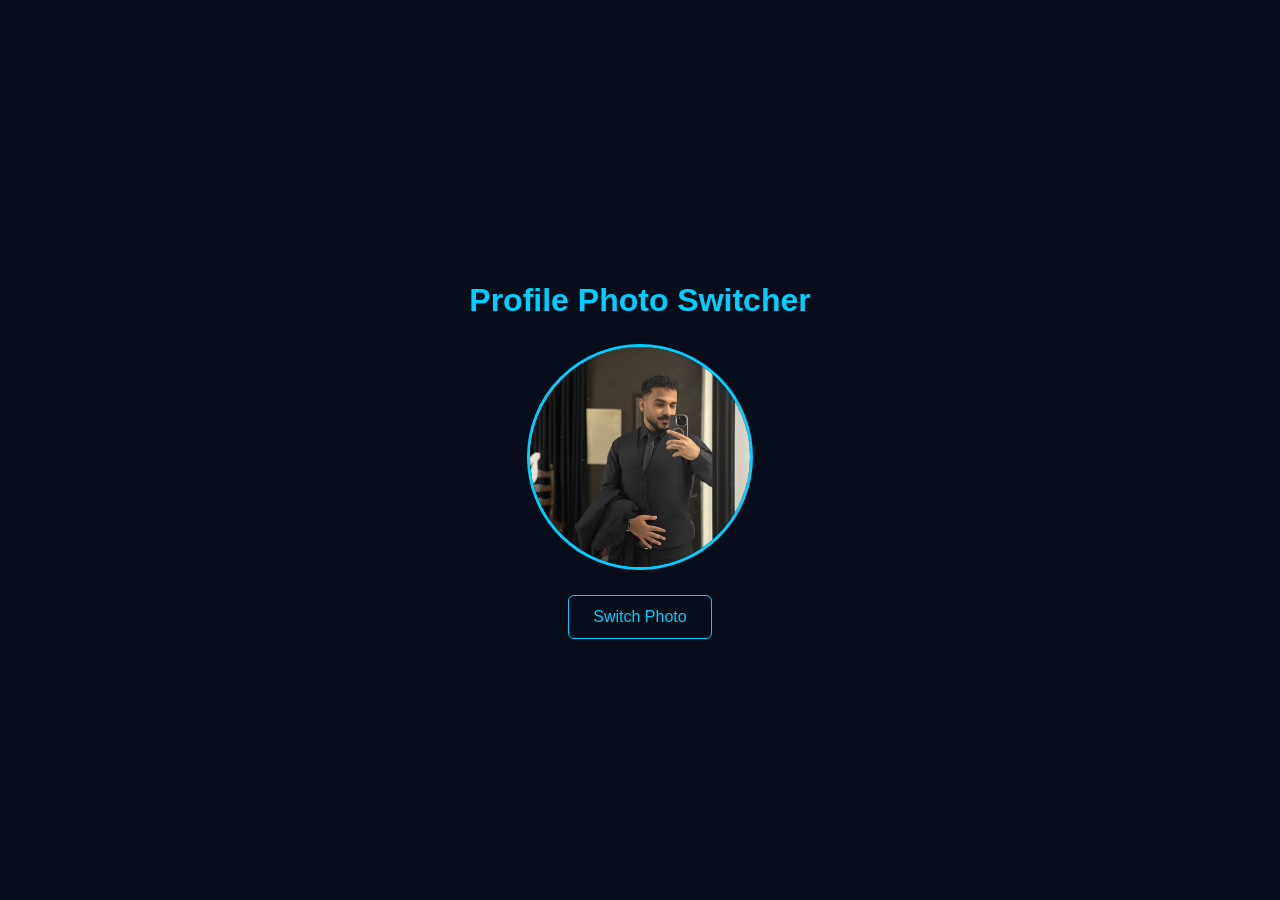
<file: bounce01/index.html>
<!DOCTYPE html>
<html lang="en">
<head>
    <meta charset="UTF-8">
    <meta name="viewport" content="width=device-width, initial-scale=1.0">
    <title>Profile Photo Switcher</title>
    <link rel="stylesheet" href="style.css">
    <script src="script.js" defer></script>
</head>
<body>
    <main class="profile-container">
        <h1>Profile Photo Switcher</h1>

        <img id="profile-photo" src="assets/profile1.jpg" alt="Profile photo 1">

        <button id="switch-photo-btn" type="button">
            Switch Photo
        </button>
    </main>
</body>
</html>
</file>
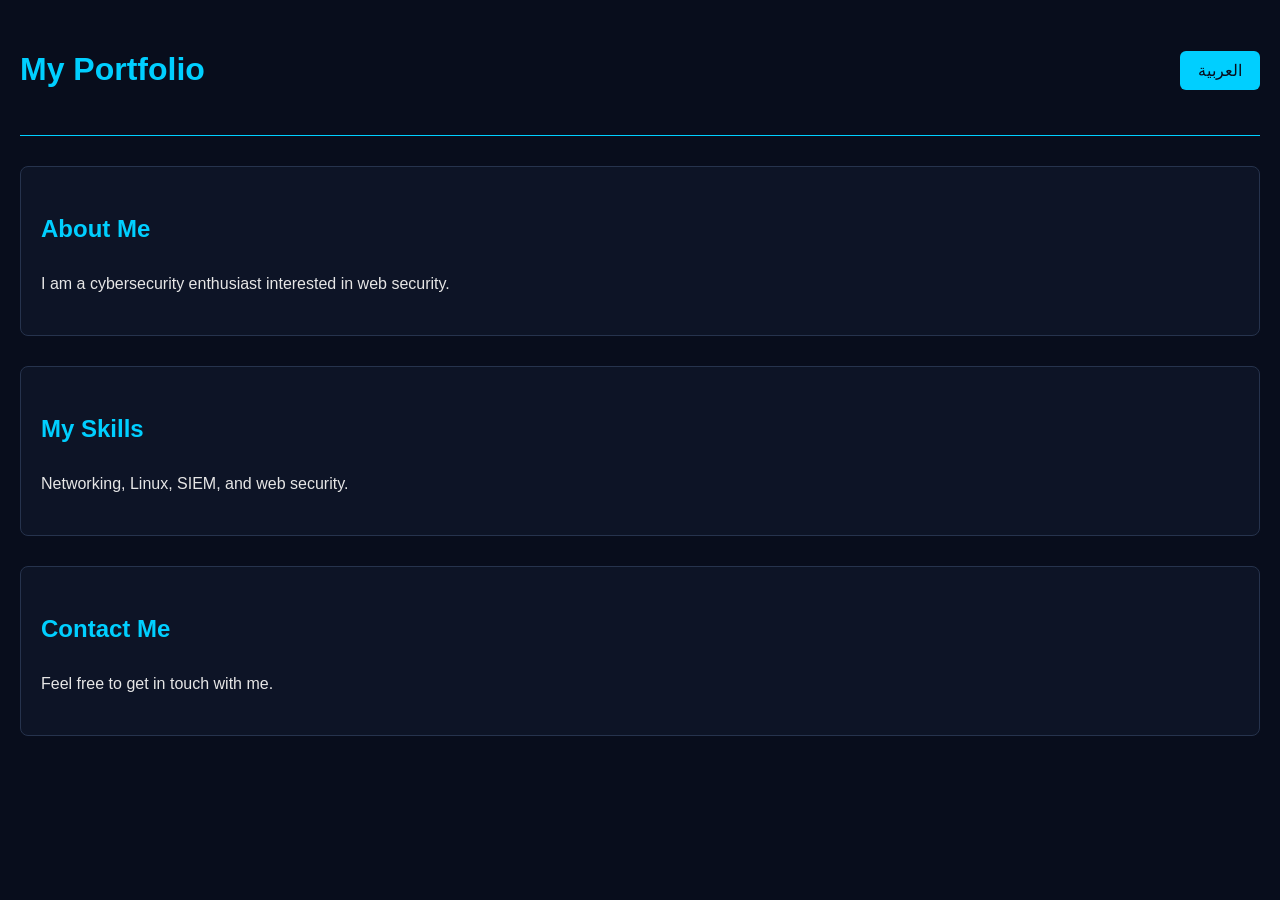
<file: bounce02/index.html>
<!DOCTYPE html>
<html lang="en" dir="ltr">
<head>
    <meta charset="UTF-8">
    <meta name="viewport" content="width=device-width, initial-scale=1.0">
    <title>Language Switcher</title>
    <link rel="stylesheet" href="style.css">
    <script src="script.js" defer></script>
</head>
<body>
    <header>
        <h1 id="title">My Portfolio</h1>
        <button id="language-btn" type="button">العربية</button>
    </header>

    <main>
        <section>
            <h2 id="about-title">About Me</h2>
            <p id="about-text">I am a cybersecurity enthusiast interested in web security.</p>
        </section>

        <section>
            <h2 id="skills-title">My Skills</h2>
            <p id="skills-text">Networking, Linux, SIEM, and web security.</p>
        </section>

        <section>
            <h2 id="contact-title">Contact Me</h2>
            <p id="contact-text">Feel free to get in touch with me.</p>
        </section>
    </main>
</body>
</html>
</file>
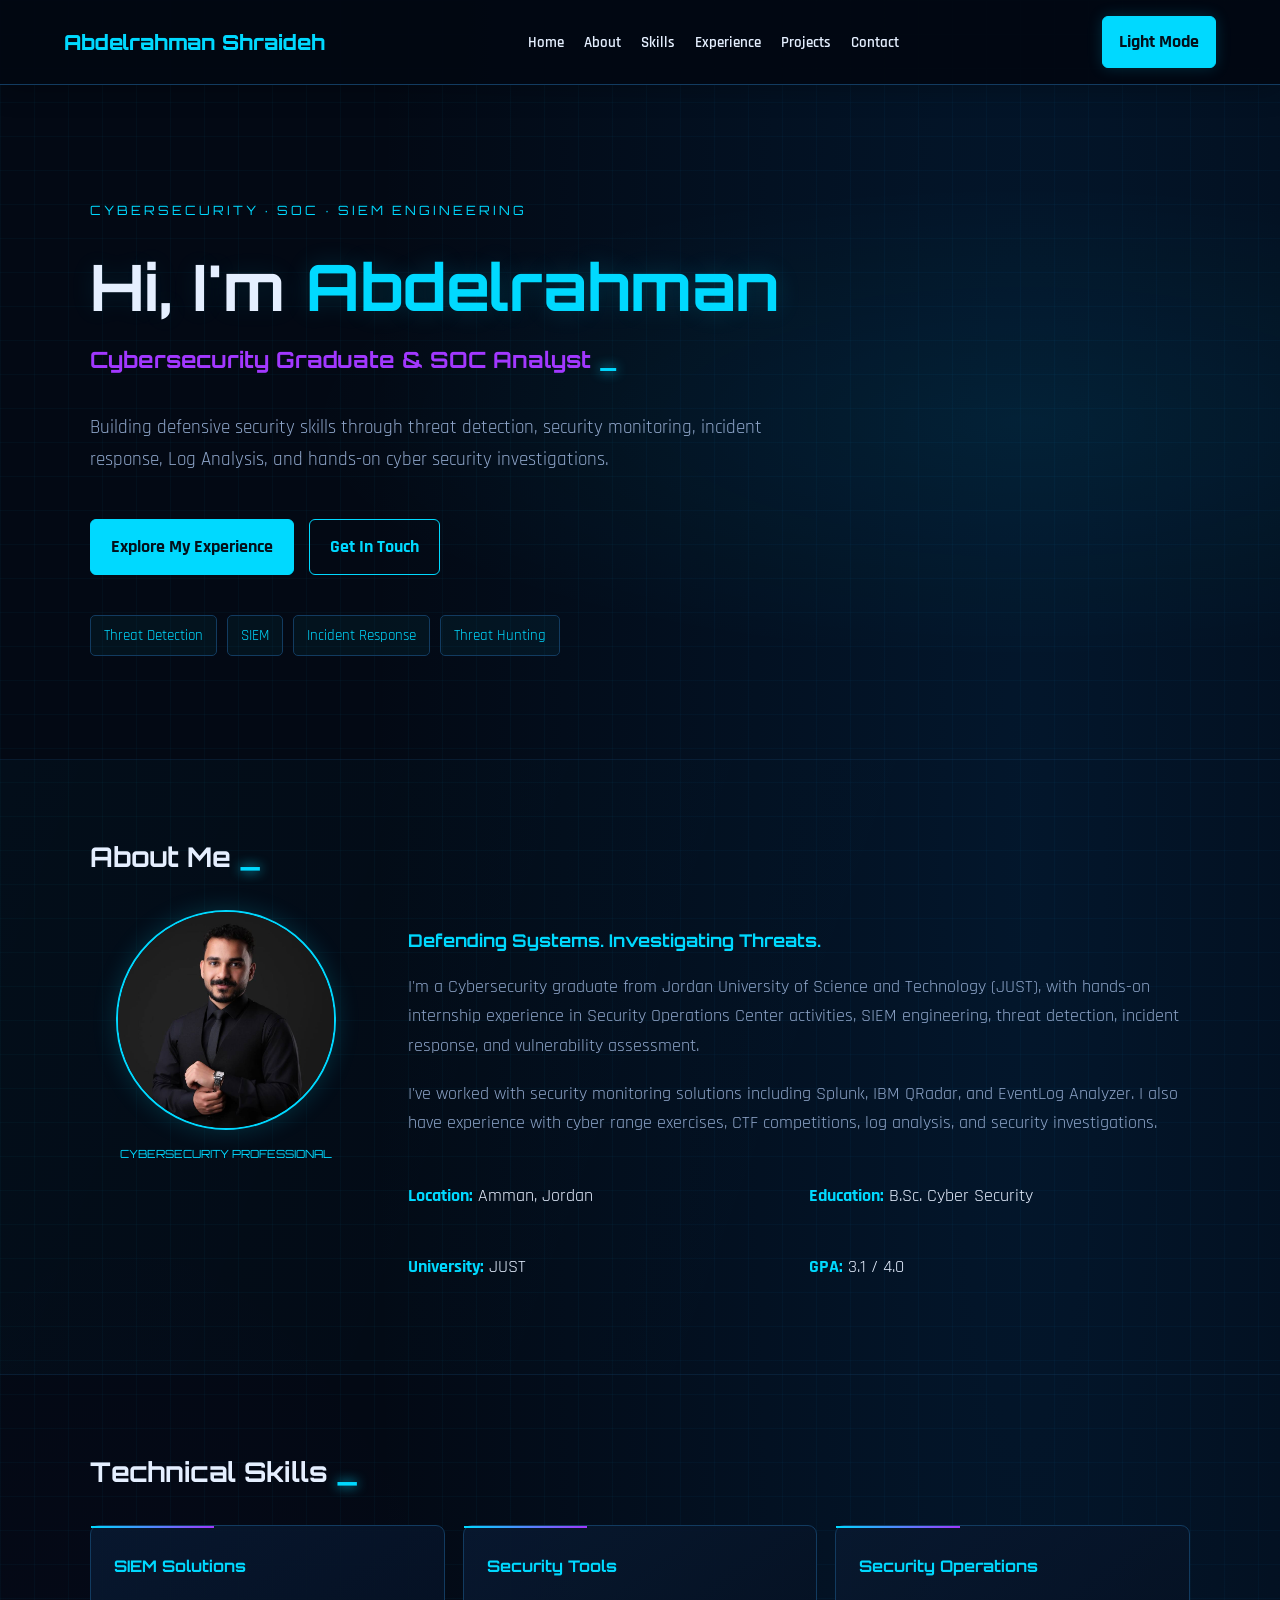
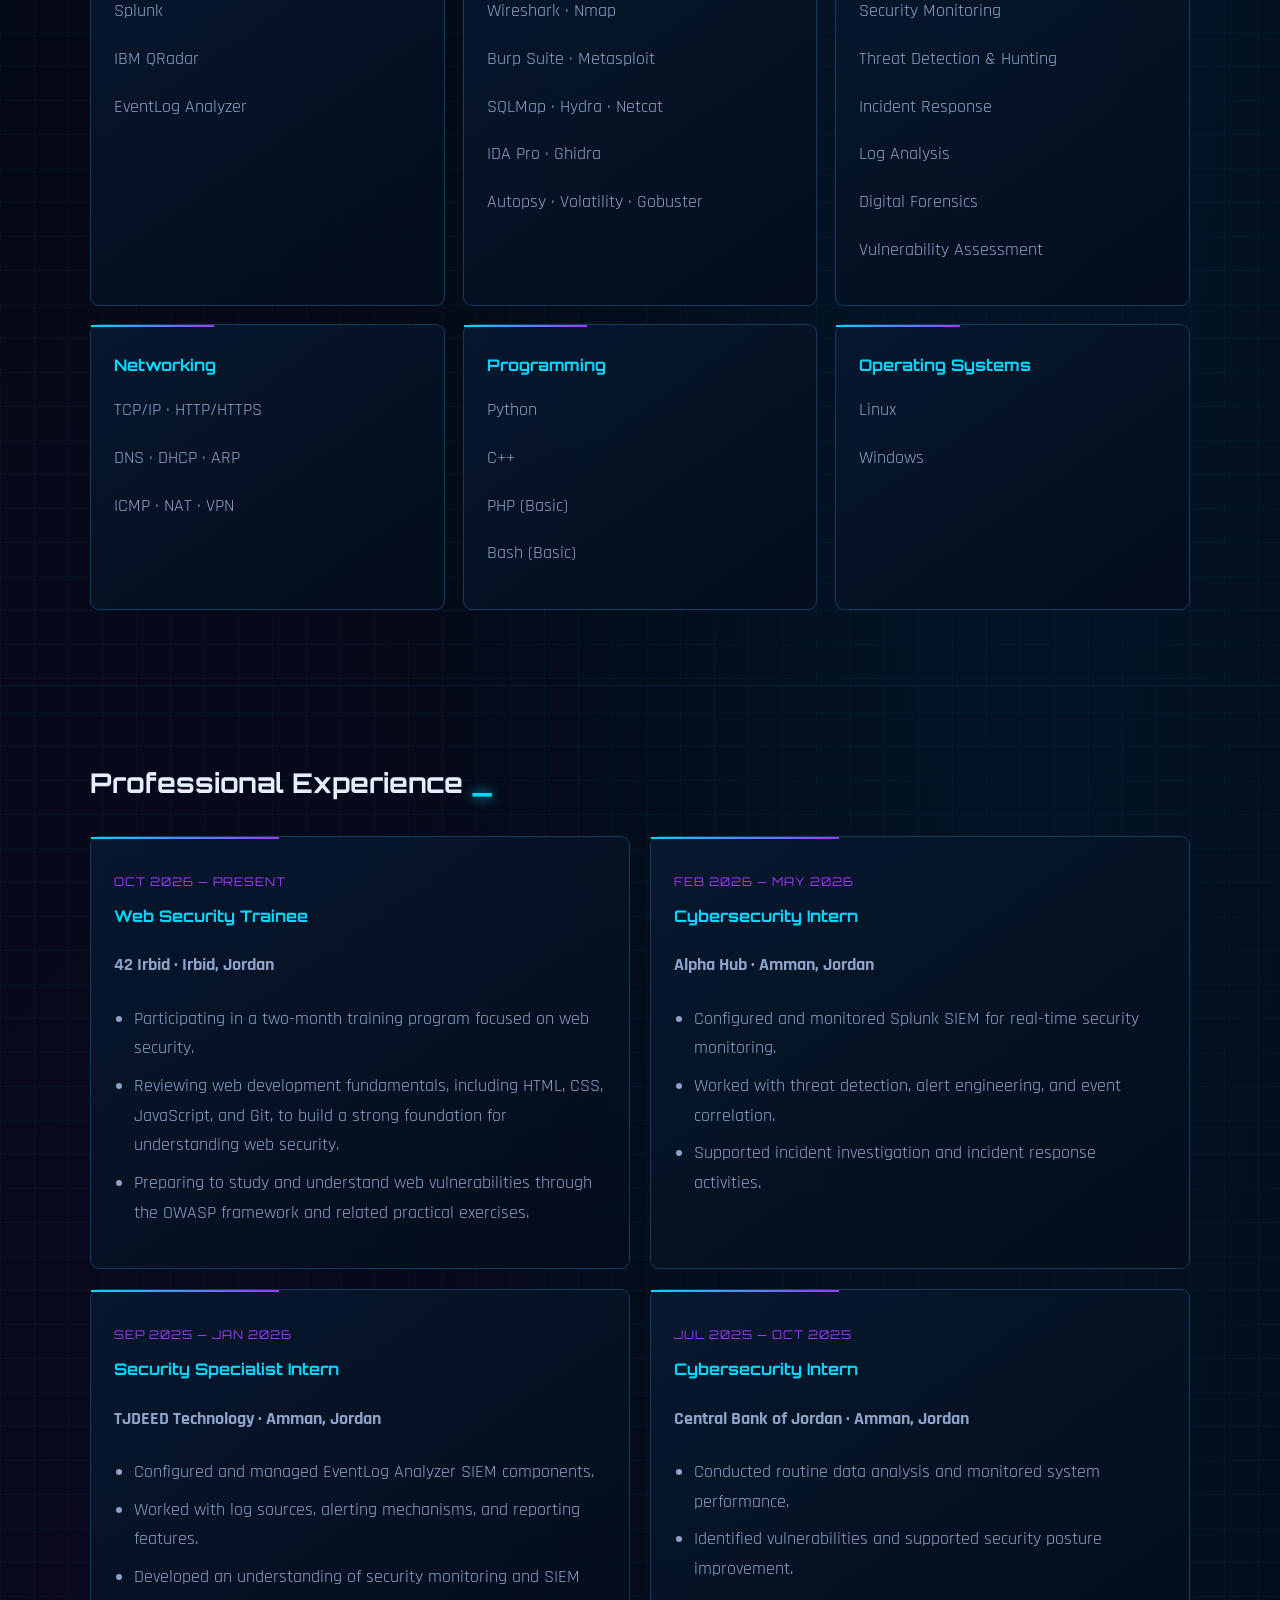
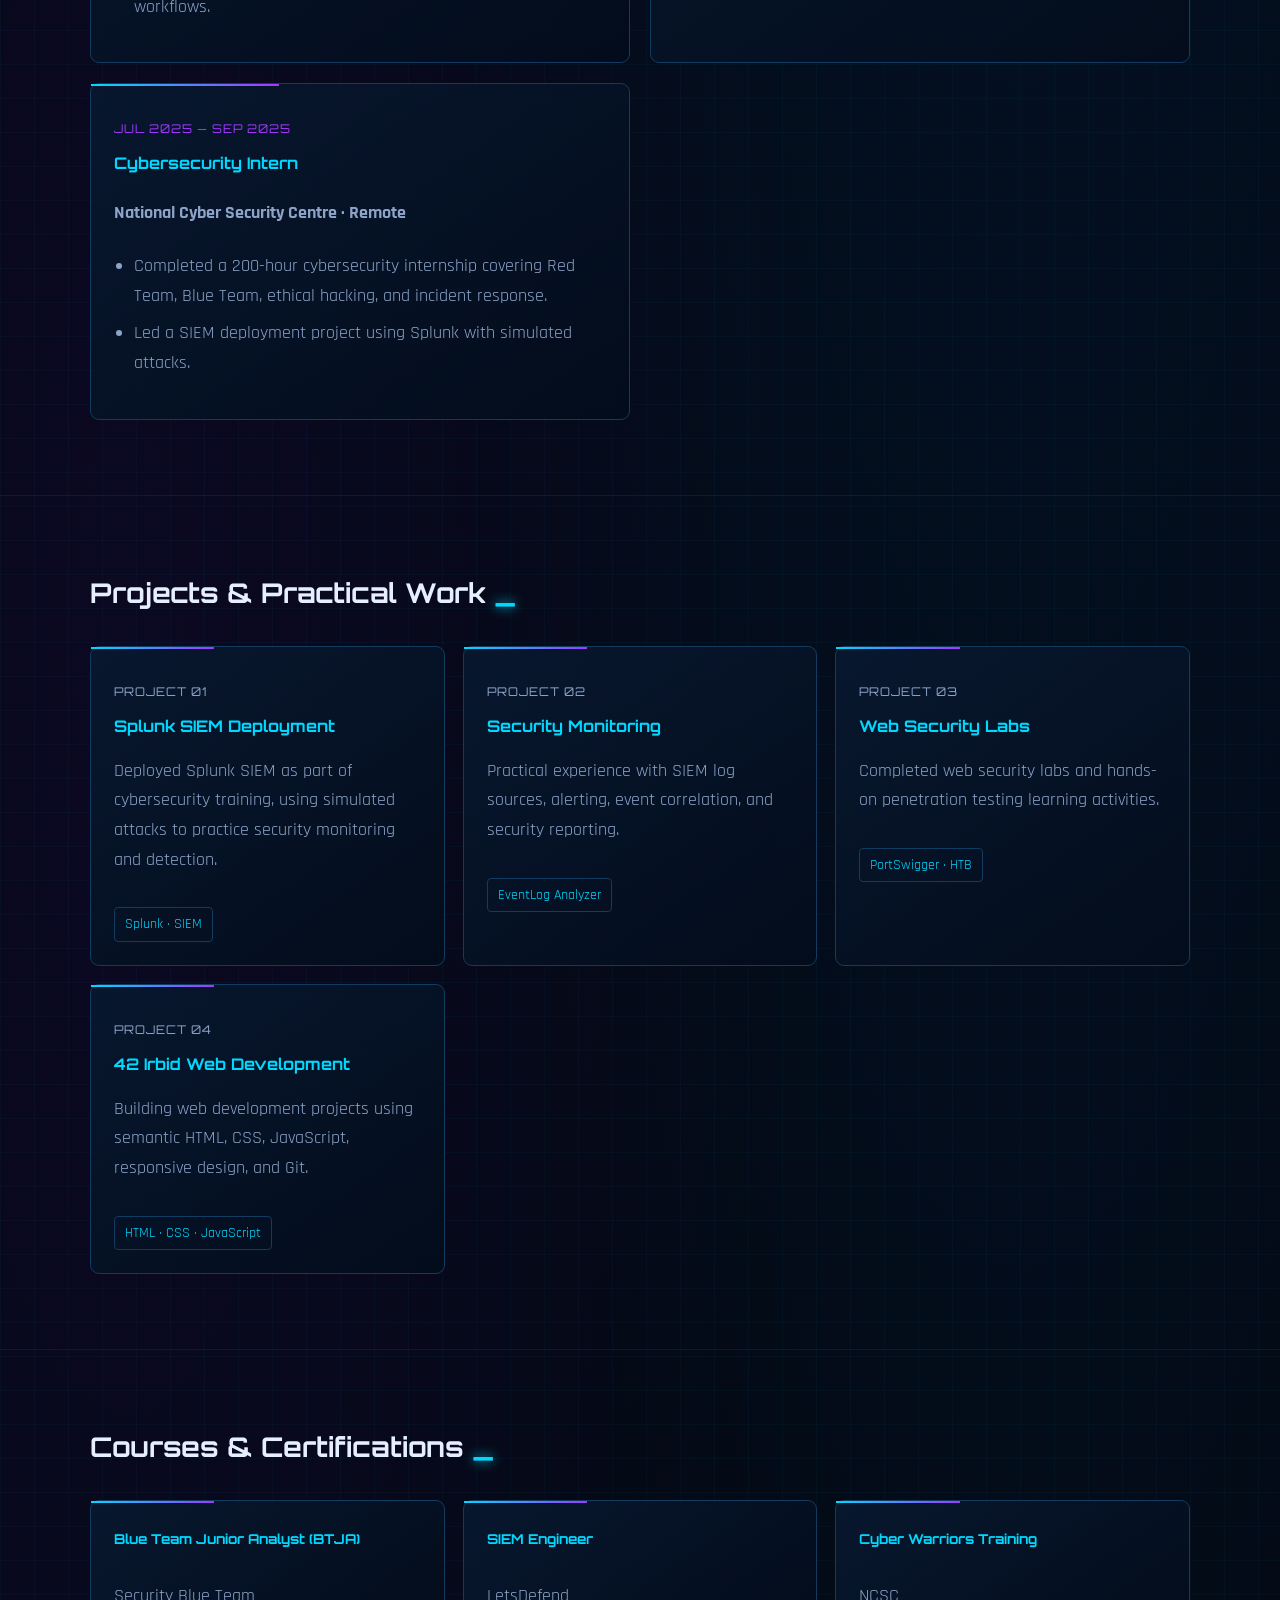
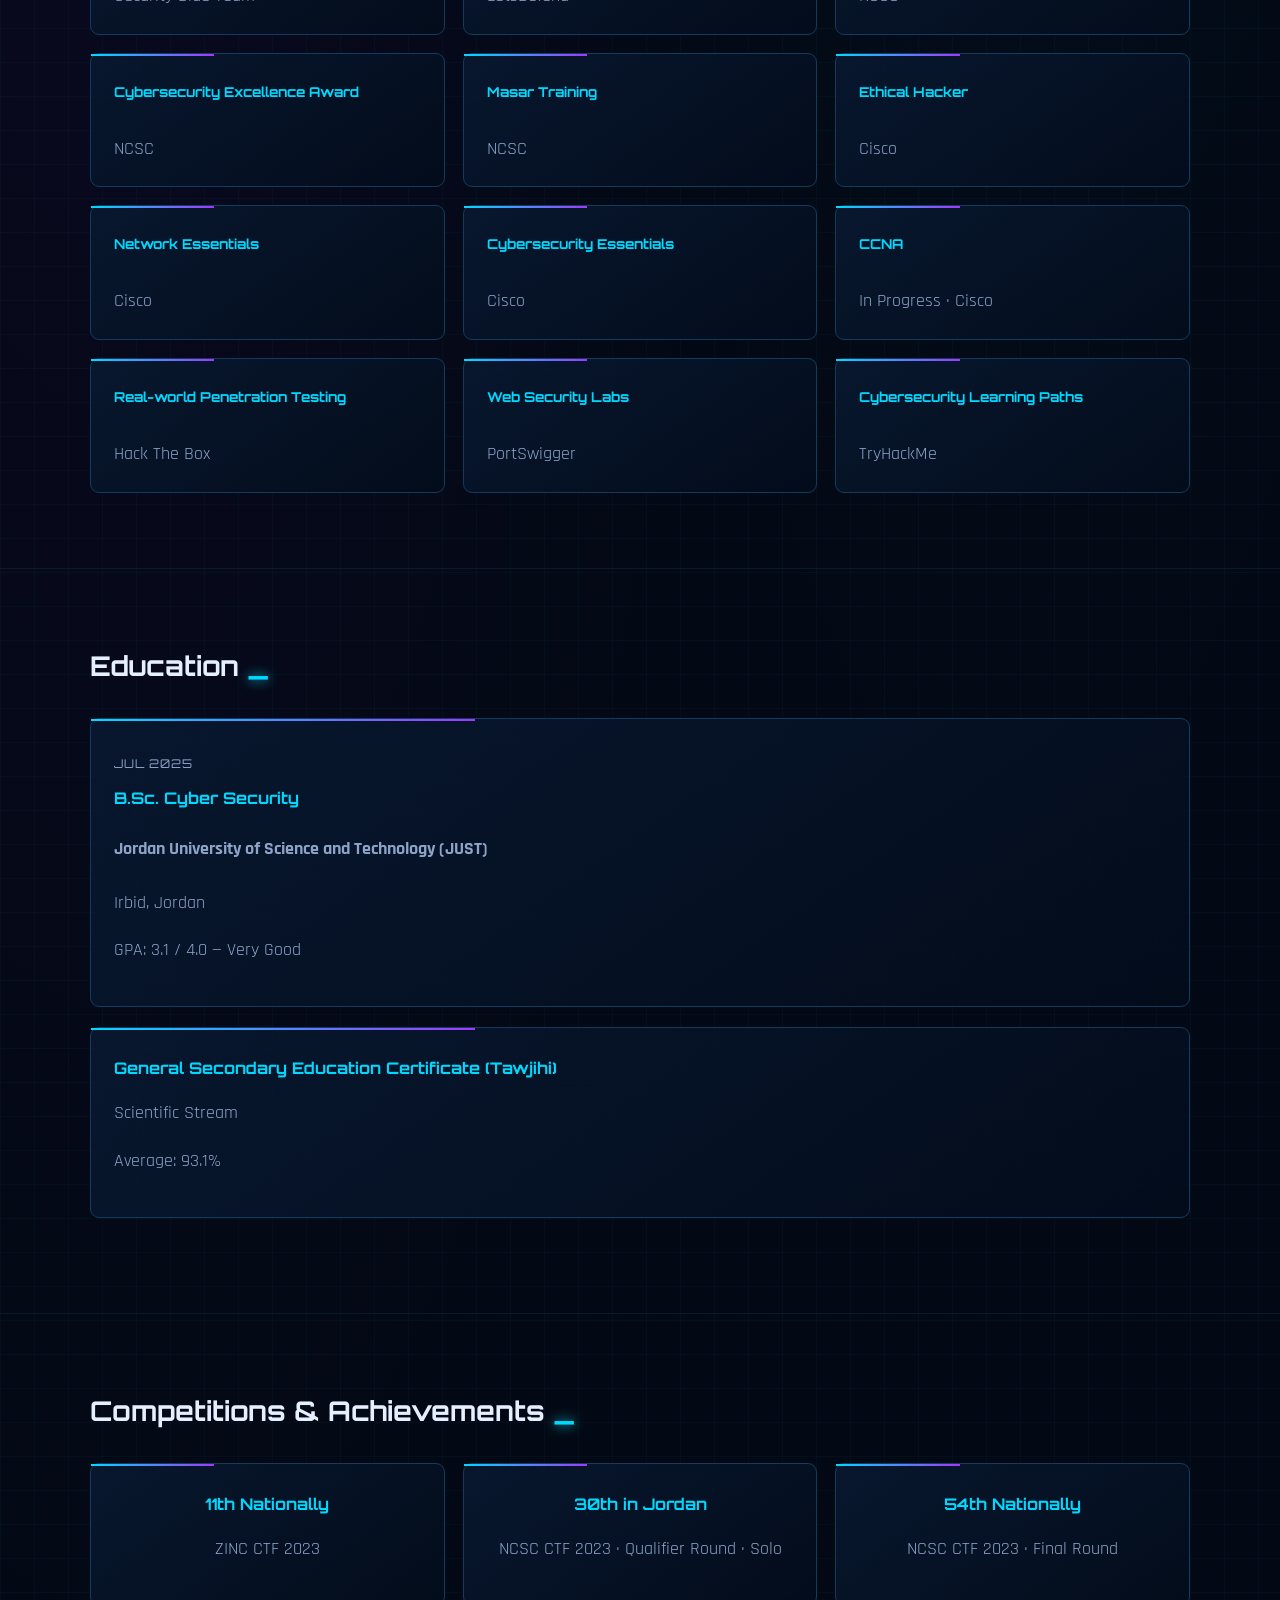
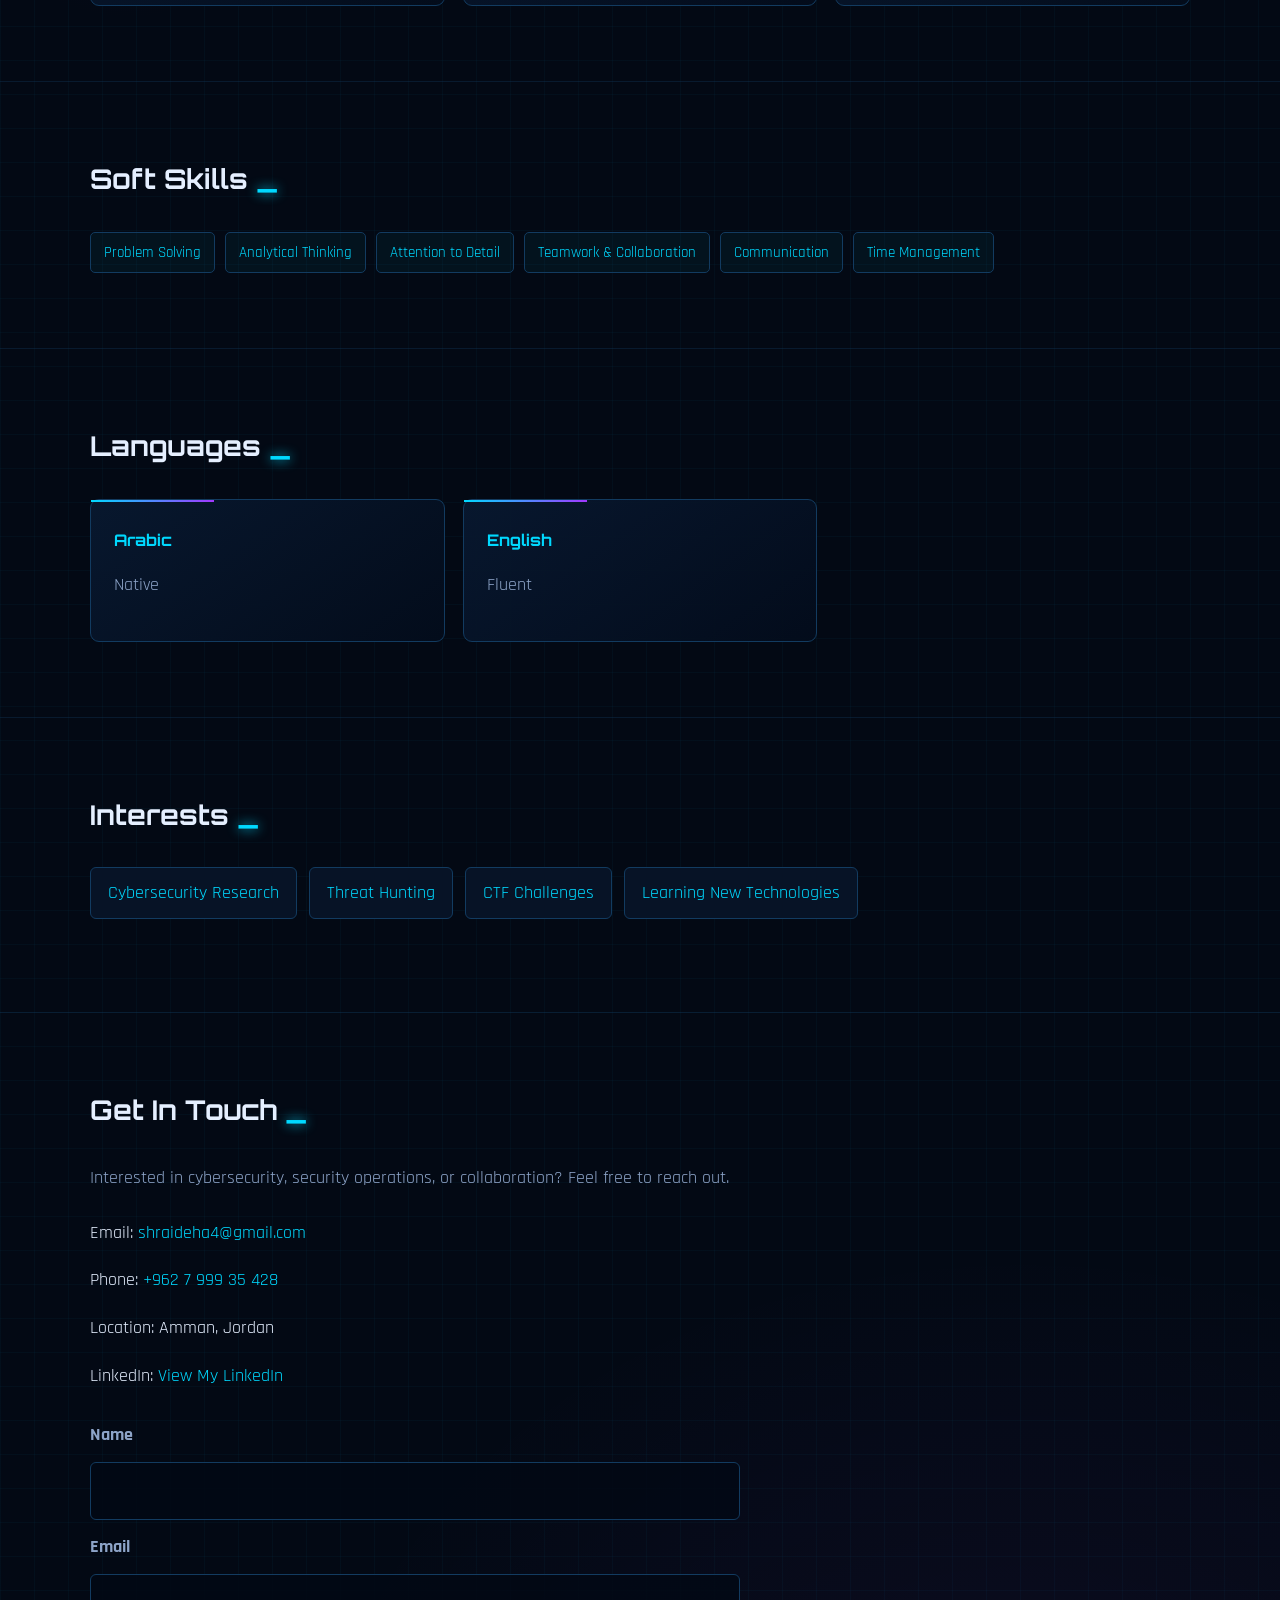
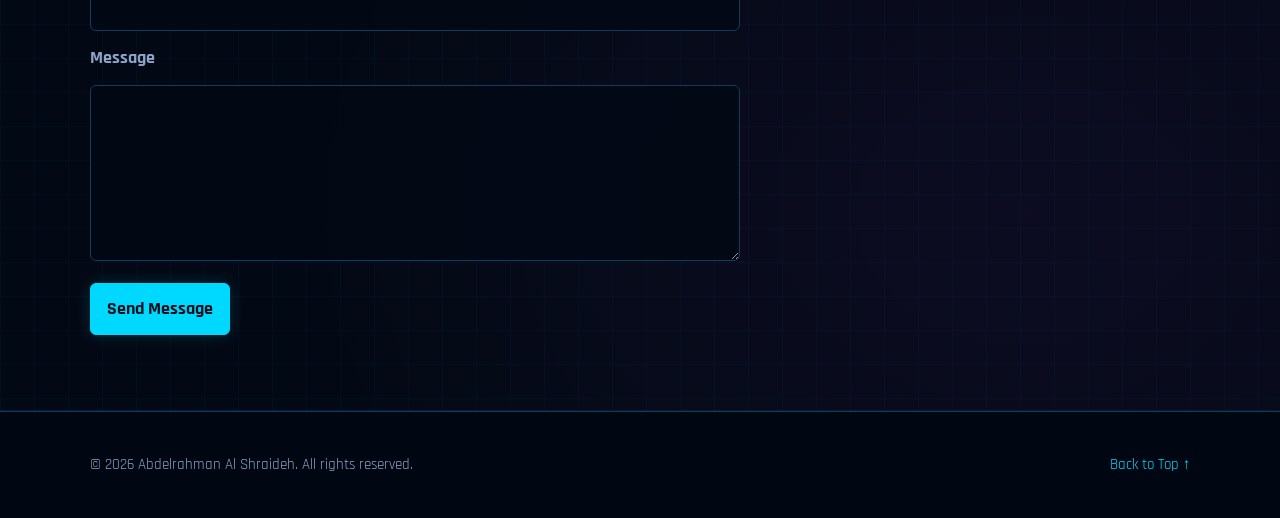
<file: portfolio/index.html>
<!DOCTYPE html>
<html lang="en">
<head>
    <meta charset="UTF-8">
    <meta name="viewport" content="width=device-width, initial-scale=1.0">
    <meta name="description" content="Abdelrahman Al Shraideh - Cybersecurity Graduate, SOC Analyst and SIEM Engineering enthusiast.">
    <title>Abdelrahman Al Shraideh | Cybersecurity Portfolio</title>
    <link rel="stylesheet" href="style.css">
    <script src="script.js" defer></script>
</head>
<body>

    <header>
        <nav>
            <a href="#home" class="logo">Abdelrahman Shraideh</a>

            <ul>
                <li><a href="#home">Home</a></li>
                <li><a href="#about">About</a></li>
                <li><a href="#skills">Skills</a></li>
                <li><a href="#experience">Experience</a></li>
                <li><a href="#projects">Projects</a></li>
                <li><a href="#contact">Contact</a></li>
            </ul>

            <button id="theme-btn" type="button">Light Mode</button>
        </nav>
    </header>

    <main>
        <section id="home">
            <p class="eyebrow">CYBERSECURITY · SOC · SIEM ENGINEERING</p>

            <h1>Hi, I'm <span>Abdelrahman</span></h1>

            <h2>Cybersecurity Graduate & SOC Analyst</h2>

            <p class="hero-description">
                Building defensive security skills through threat detection,
                security monitoring, incident response, Log Analysis, and hands-on cyber
                security investigations.
            </p>

            <div class="hero-buttons">
                <a href="#experience" class="primary-button">Explore My Experience</a>
                <a href="#contact" class="secondary-button">Get In Touch</a>
            </div>

            <div class="hero-tags">
                <span>Threat Detection</span>
                <span>SIEM</span>
                <span>Incident Response</span>
                <span>Threat Hunting</span>
            </div>
        </section>

        <section id="about">
            <h2>About Me</h2>

            <div class="about-container">
                <div class="profile-container">
                    <img src="assets/profile.jpg" alt="Abdelrahman Al Shraideh profile photo">
                    <p class="profile-label">CYBERSECURITY PROFESSIONAL</p>
                </div>

                <div class="about-content">
                    <h3>Defending Systems. Investigating Threats.</h3>

                    <p>
                        I'm a Cybersecurity graduate from Jordan University
                        of Science and Technology (JUST), with hands-on
                        internship experience in Security Operations Center
                        activities, SIEM engineering, threat detection,
                        incident response, and vulnerability assessment.
                    </p>

                    <p>
                        I've worked with security monitoring solutions
                        including Splunk, IBM QRadar, and EventLog Analyzer.
                        I also have experience with cyber range exercises,
                        CTF competitions, log analysis, and security
                        investigations.
                    </p>

                    <div class="about-details">
                        <p><strong>Location:</strong> Amman, Jordan</p>
                        <p><strong>Education:</strong> B.Sc. Cyber Security</p>
                        <p><strong>University:</strong> JUST</p>
                        <p><strong>GPA:</strong> 3.1 / 4.0</p>
                    </div>
                </div>
            </div>
        </section>

        <section id="skills">
            <h2>Technical Skills</h2>

            <div class="skills-grid">
                <article class="skill-card">
                    <h3>SIEM Solutions</h3>
                    <p>Splunk</p>
                    <p>IBM QRadar</p>
                    <p>EventLog Analyzer</p>
                </article>

                <article class="skill-card">
                    <h3>Security Tools</h3>
                    <p>Wireshark · Nmap</p>
                    <p>Burp Suite · Metasploit</p>
                    <p>SQLMap · Hydra · Netcat</p>
                    <p>IDA Pro · Ghidra</p>
                    <p>Autopsy · Volatility · Gobuster</p>
                </article>

                <article class="skill-card">
                    <h3>Security Operations</h3>
                    <p>Security Monitoring</p>
                    <p>Threat Detection & Hunting</p>
                    <p>Incident Response</p>
                    <p>Log Analysis</p>
                    <p>Digital Forensics</p>
                    <p>Vulnerability Assessment</p>
                </article>

                <article class="skill-card">
                    <h3>Networking</h3>
                    <p>TCP/IP · HTTP/HTTPS</p>
                    <p>DNS · DHCP · ARP</p>
                    <p>ICMP · NAT · VPN</p>
                </article>

                <article class="skill-card">
                    <h3>Programming</h3>
                    <p>Python</p>
                    <p>C++</p>
                    <p>PHP (Basic)</p>
                    <p>Bash (Basic)</p>
                </article>

                <article class="skill-card">
                    <h3>Operating Systems</h3>
                    <p>Linux</p>
                    <p>Windows</p>
                </article>
            </div>
        </section>

        <section id="experience">
            <h2>Professional Experience</h2>

            <div class="experience-list">

		<article class="experience-card">
		    <p class="experience-date">OCT 2026 — PRESENT </p>
		    <h3>Web Security Trainee</h3>
		    <h4>42 Irbid · Irbid, Jordan</h4>
		    <ul>
		        <li>Participating in a two-month training program focused on web security.</li>
		        <li>Reviewing web development fundamentals, including HTML, CSS, JavaScript, and Git, to build a strong foundation for understanding web security.</li>
		        <li>Preparing to study and understand web vulnerabilities through the OWASP framework and related practical exercises.</li>
		    </ul>
		</article>

                <article class="experience-card">
                    <p class="experience-date">FEB 2026 — MAY 2026</p>
                    <h3>Cybersecurity Intern</h3>
                    <h4>Alpha Hub · Amman, Jordan</h4>
                    <ul>
                        <li>Configured and monitored Splunk SIEM for real-time security monitoring.</li>
                        <li>Worked with threat detection, alert engineering, and event correlation.</li>
                        <li>Supported incident investigation and incident response activities.</li>
                    </ul>
                </article>

                <article class="experience-card">
                    <p class="experience-date">SEP 2025 — JAN 2026</p>
                    <h3>Security Specialist Intern</h3>
                    <h4>TJDEED Technology · Amman, Jordan</h4>
                    <ul>
                        <li>Configured and managed EventLog Analyzer SIEM components.</li>
                        <li>Worked with log sources, alerting mechanisms, and reporting features.</li>
                        <li>Developed an understanding of security monitoring and SIEM workflows.</li>
                    </ul>
                </article>

                <article class="experience-card">
                    <p class="experience-date">JUL 2025 — OCT 2025</p>
                    <h3>Cybersecurity Intern</h3>
                    <h4>Central Bank of Jordan · Amman, Jordan</h4>
                    <ul>
                        <li>Conducted routine data analysis and monitored system performance.</li>
                        <li>Identified vulnerabilities and supported security posture improvement.</li>
                    </ul>
                </article>

                <article class="experience-card">
                    <p class="experience-date">JUL 2025 — SEP 2025</p>
                    <h3>Cybersecurity Intern</h3>
                    <h4>National Cyber Security Centre · Remote</h4>
                    <ul>
                        <li>Completed a 200-hour cybersecurity internship covering Red Team, Blue Team, ethical hacking, and incident response.</li>
                        <li>Led a SIEM deployment project using Splunk with simulated attacks.</li>
                    </ul>
                </article>
            </div>
        </section>

        <section id="projects">
            <h2>Projects & Practical Work</h2>

            <div class="projects-grid">
                <article class="project-card">
                    <p class="project-number">PROJECT 01</p>
                    <h3>Splunk SIEM Deployment</h3>
                    <p>
                        Deployed Splunk SIEM as part of cybersecurity training,
                        using simulated attacks to practice security monitoring
                        and detection.
                    </p>
                    <span class="project-tag">Splunk · SIEM</span>
                </article>

                <article class="project-card">
                    <p class="project-number">PROJECT 02</p>
                    <h3>Security Monitoring</h3>
                    <p>
                        Practical experience with SIEM log sources, alerting,
                        event correlation, and security reporting.
                    </p>
                    <span class="project-tag">EventLog Analyzer</span>
                </article>

                <article class="project-card">
                    <p class="project-number">PROJECT 03</p>
                    <h3>Web Security Labs</h3>
                    <p>
                        Completed web security labs and hands-on penetration
                        testing learning activities.
                    </p>
                    <span class="project-tag">PortSwigger · HTB</span>
                </article>

                <article class="project-card">
                    <p class="project-number">PROJECT 04</p>
                    <h3>42 Irbid Web Development</h3>
                    <p>
                        Building web development projects using semantic HTML,
                        CSS, JavaScript, responsive design, and Git.
                    </p>
                    <span class="project-tag">HTML · CSS · JavaScript</span>
                </article>
            </div>
        </section>

        <section id="certifications">
            <h2>Courses & Certifications</h2>

            <div class="certifications-grid">
                <article class="certification-card">
                    <h3>Blue Team Junior Analyst (BTJA)</h3>
                    <p>Security Blue Team</p>
                </article>

                <article class="certification-card">
                    <h3>SIEM Engineer</h3>
                    <p>LetsDefend</p>
                </article>

                <article class="certification-card">
                    <h3>Cyber Warriors Training</h3>
                    <p>NCSC</p>
                </article>

                <article class="certification-card">
                    <h3>Cybersecurity Excellence Award</h3>
                    <p>NCSC</p>
                </article>

                <article class="certification-card">
                    <h3>Masar Training</h3>
                    <p>NCSC</p>
                </article>

                <article class="certification-card">
                    <h3>Ethical Hacker</h3>
                    <p>Cisco</p>
                </article>

                <article class="certification-card">
                    <h3>Network Essentials</h3>
                    <p>Cisco</p>
                </article>

                <article class="certification-card">
                    <h3>Cybersecurity Essentials</h3>
                    <p>Cisco</p>
                </article>

                <article class="certification-card">
                    <h3>CCNA</h3>
                    <p>In Progress · Cisco</p>
                </article>

                <article class="certification-card">
                    <h3>Real-world Penetration Testing</h3>
                    <p>Hack The Box</p>
                </article>

                <article class="certification-card">
                    <h3>Web Security Labs</h3>
                    <p>PortSwigger</p>
                </article>

                <article class="certification-card">
                    <h3>Cybersecurity Learning Paths</h3>
                    <p>TryHackMe</p>
                </article>
            </div>
        </section>

        <section id="education">
            <h2>Education</h2>

            <article class="education-card">
                <p class="experience-date">JUL 2025</p>
                <h3>B.Sc. Cyber Security</h3>
                <h4>Jordan University of Science and Technology (JUST)</h4>
                <p>Irbid, Jordan</p>
                <p>GPA: 3.1 / 4.0 — Very Good</p>
            </article>

            <article class="education-card">
                <h3>General Secondary Education Certificate (Tawjihi)</h3>
                <p>Scientific Stream</p>
                <p>Average: 93.1%</p>
            </article>
        </section>

        <section id="achievements">
            <h2>Competitions & Achievements</h2>

            <div class="achievements-grid">
                <article class="achievement-card">
                    <h3>11th Nationally</h3>
                    <p>ZINC CTF 2023</p>
                </article>

                <article class="achievement-card">
                    <h3>30th in Jordan</h3>
                    <p>NCSC CTF 2023 · Qualifier Round · Solo</p>
                </article>

                <article class="achievement-card">
                    <h3>54th Nationally</h3>
                    <p>NCSC CTF 2023 · Final Round</p>
                </article>
            </div>
        </section>

        <section id="soft-skills">
            <h2>Soft Skills</h2>

            <div class="soft-skills-list">
                <span>Problem Solving</span>
                <span>Analytical Thinking</span>
                <span>Attention to Detail</span>
                <span>Teamwork & Collaboration</span>
                <span>Communication</span>
                <span>Time Management</span>
            </div>
        </section>

        <section id="languages">
            <h2>Languages</h2>

            <div class="languages-grid">
                <article class="language-card">
                    <h3>Arabic</h3>
                    <p>Native</p>
                </article>

                <article class="language-card">
                    <h3>English</h3>
                    <p>Fluent</p>
                </article>
            </div>
        </section>

        <section id="hobbies">
            <h2>Interests</h2>
            <ul>
                <li>Cybersecurity Research</li>
                <li>Threat Hunting</li>
                <li>CTF Challenges</li>
                <li>Learning New Technologies</li>
            </ul>
        </section>

        <section id="contact">
            <h2>Get In Touch</h2>

            <p>
                Interested in cybersecurity, security operations, or
                collaboration? Feel free to reach out.
            </p>

            <div class="contact-details">
                <p>
                    Email:
                    <a href="mailto:shraideha4@gmail.com">shraideha4@gmail.com</a>
                </p>

                <p>
                    Phone:
                    <a href="tel:+962772064846">+962 7 999 35 428</a>
                </p>

                <p>
                    Location: Amman, Jordan
                </p>

                <p>
                    LinkedIn:
                    <a href="https://linkedin.com/in/abdelrahman-shraideh"
                       target="_blank"
                       rel="noopener noreferrer">View My LinkedIn</a>
                </p>
            </div>

            <form id="contact-form">
                <label for="name">Name</label>
                <input type="text" id="name" name="name" required>

                <label for="email">Email</label>
                <input type="email" id="email" name="email" required>

                <label for="message">Message</label>
                <textarea id="message" name="message" rows="5" required></textarea>

                <button type="submit">Send Message</button>
            </form>
        </section>
    </main>

    <footer>
        <p>&copy; 2026 Abdelrahman Al Shraideh. All rights reserved.</p>
        <a href="#home">Back to Top ↑</a>
    </footer>

</body>
</html>
</file>
<file: bounce01/style.css>
body {
    margin: 0;
    min-height: 100vh;
    display: flex;
    justify-content: center;
    align-items: center;
    background-color: #080d1c;
    color: #e6e6e6;
    font-family: Arial, sans-serif;
}

.profile-container {
    text-align: center;
    padding: 30px;
}

h1 {
    color: #00cfff;
    margin-bottom: 25px;
}

#profile-photo {
    display: block;
    width: 220px;
    height: 220px;
    object-fit: cover;
    border-radius: 50%;
    border: 3px solid #00cfff;
    margin: 0 auto 25px;
    opacity: 1;
    transition: opacity 0.4s ease;
}

button {
    padding: 12px 24px;
    border: 1px solid #00cfff;
    border-radius: 6px;
    background-color: transparent;
    color: #00cfff;
    font-size: 16px;
    cursor: pointer;
    transition: background-color 0.3s ease, color 0.3s ease;
}

button:hover {
    background-color: #00cfff;
    color: #080d1c;
}
</file>
<file: bounce02/style.css>
* {
    box-sizing: border-box;
}

body {
    margin: 0;
    padding: 20px;
    background-color: #080d1c;
    color: #e6e6e6;
    font-family: Arial, sans-serif;
    line-height: 1.8;
    transition: direction 0.3s ease;
}

header {
    display: flex;
    justify-content: space-between;
    align-items: center;
    gap: 15px;
    flex-wrap: wrap;
    border-bottom: 1px solid #00cfff;
    padding-bottom: 15px;
}

h1,
h2 {
    color: #00cfff;
}

section {
    margin: 30px 0;
    padding: 20px;
    border: 1px solid #26334d;
    border-radius: 8px;
    background-color: #0d1426;
}

button {
    padding: 10px 18px;
    background-color: #00cfff;
    color: #080d1c;
    border: none;
    border-radius: 6px;
    cursor: pointer;
    font-size: 16px;
}

button:hover {
    opacity: 0.8;
}

@media (max-width: 600px) {
    body {
        padding: 12px;
    }

    header {
        align-items: flex-start;
    }

    section {
        padding: 15px;
    }
}
</file>
<file: portfolio/style.css>
@import url('https://fonts.googleapis.com/css2?family=Orbitron:wght@400;500;600;700;800&family=Rajdhani:wght@400;500;600;700&display=swap');

:root {
    --bg-color: #030914;
    --card-color: #071326;
    --text-color: #e5efff;
    --muted-color: #8da4c8;
    --primary-color: #00d9ff;
    --secondary-color: #a238ff;
    --border-color: #123b60;
    --glow-color: rgba(0, 217, 255, 0.18);
}

*,
*::before,
*::after {
    box-sizing: border-box;
}

html {
    scroll-behavior: smooth;
    scroll-padding-top: 35px;
}

body {
    margin: 0;
    background-color: var(--bg-color);
    background-image:
        linear-gradient(rgba(0, 190, 255, 0.035) 1px, transparent 1px),
        linear-gradient(90deg, rgba(0, 190, 255, 0.035) 1px, transparent 1px),
        radial-gradient(ellipse at 80% 10%, rgba(0, 100, 180, 0.15), transparent 45%),
        radial-gradient(ellipse at 10% 45%, rgba(115, 0, 200, 0.08), transparent 40%);
    background-size: 34px 34px, 34px 34px, auto, auto;
    color: var(--text-color);
    font-family: 'Rajdhani', sans-serif;
    font-size: 18px;
    line-height: 1.65;
    transition: background-color 0.3s, color 0.3s;
}

a {
    color: var(--primary-color);
    text-decoration: none;
    transition: color 0.3s;
}

a:hover {
    color: var(--secondary-color);
}

button,
input,
textarea {
    font: inherit;
}

button {
    cursor: pointer;
}

h1,
h2,
h3,
h4,
.logo {
    font-family: 'Orbitron', sans-serif;
    overflow-wrap: anywhere;
}

h1 {
    font-size: clamp(2.2rem, 5vw, 4.3rem);
    line-height: 1.2;
}

h2 {
    font-size: clamp(1.2rem, 2.5vw, 1.7rem);
    margin: 0 0 30px;
    color: var(--text-color);
}

h2::after {
    content: "_";
    color: var(--primary-color);
    margin-left: 8px;
    text-shadow: 0 0 12px var(--primary-color);
}

h3 {
    font-size: 1rem;
    line-height: 1.5;
    color: var(--primary-color);
}

section {
    padding: 75px 7%;
    scroll-margin-top: 30px;
    border-bottom: 1px solid rgba(18, 59, 96, 0.35);
}

header {
    position: sticky;
    top: 0;
    z-index: 10;
    background: rgba(2, 8, 18, 0.96);
    border-bottom: 1px solid var(--border-color);
    box-shadow: 0 5px 25px rgba(0, 0, 0, 0.25);
}

nav {
    display: flex;
    justify-content: space-between;
    align-items: center;
    flex-wrap: wrap;
    gap: 18px;
    padding: 16px 5%;
}

.logo {
    font-size: 1.3rem;
    font-weight: 800;
    white-space: nowrap;
}

.logo span {
    color: var(--primary-color);
    text-shadow: 0 0 12px var(--glow-color);
}

nav ul {
    display: flex;
    align-items: center;
    justify-content: center;
    flex-wrap: wrap;
    gap: 12px 20px;
    list-style: none;
    margin: 0;
    padding: 0;
}

nav ul a {
    color: var(--text-color);
    font-size: 0.95rem;
    font-weight: 600;
    position: relative;
}

nav ul a::after {
    content: "";
    position: absolute;
    left: 0;
    bottom: -6px;
    width: 0;
    height: 2px;
    background: var(--primary-color);
    box-shadow: 0 0 10px var(--primary-color);
    transition: width 0.3s;
}

nav ul a:hover::after {
    width: 100%;
}

nav button,
#contact-form button {
    padding: 10px 16px;
    border: 1px solid var(--primary-color);
    border-radius: 6px;
    background: var(--primary-color);
    color: #03101b;
    font-weight: 700;
    box-shadow: 0 0 15px var(--glow-color);
}

nav button:hover,
#contact-form button:hover {
    background: transparent;
    color: var(--primary-color);
    box-shadow: 0 0 22px var(--glow-color);
}

#home {
    min-height: 75vh;
    display: flex;
    flex-direction: column;
    justify-content: center;
    align-items: flex-start;
    padding-top: 100px;
    padding-bottom: 100px;
    background: radial-gradient(ellipse at 80% 50%, rgba(0, 217, 255, 0.06), transparent 50%);
}

.eyebrow {
    color: var(--primary-color);
    font-family: 'Orbitron', sans-serif;
    font-size: 0.8rem;
    letter-spacing: 3px;
}

#home h1 {
    max-width: 950px;
    margin: 15px 0;
    color: var(--text-color);
    text-shadow: 0 0 25px rgba(0, 217, 255, 0.1);
}

#home h1 span {
    color: var(--primary-color);
    text-shadow: 0 0 25px var(--glow-color);
}

#home h2 {
    margin: 0 0 15px;
    color: var(--secondary-color);
    font-size: clamp(1rem, 2vw, 1.4rem);
}

.hero-description {
    max-width: 720px;
    color: var(--muted-color);
    font-size: 1.2rem;
}

.hero-buttons {
    display: flex;
    flex-wrap: wrap;
    gap: 15px;
    margin: 25px 0;
}

.primary-button,
.secondary-button {
    display: inline-block;
    padding: 12px 20px;
    border: 1px solid var(--primary-color);
    border-radius: 6px;
    font-weight: 700;
    transition: background-color 0.3s, box-shadow 0.3s, transform 0.3s;
}

.primary-button {
    background: var(--primary-color);
    color: #03101b;
}

.secondary-button {
    background: transparent;
    color: var(--primary-color);
}

.primary-button:hover,
.secondary-button:hover {
    transform: translateY(-3px);
    box-shadow: 0 0 20px var(--glow-color);
}

.hero-tags,
.soft-skills-list {
    display: flex;
    flex-wrap: wrap;
    gap: 10px;
    margin-top: 15px;
}

.hero-tags span,
.soft-skills-list span {
    padding: 7px 13px;
    color: var(--primary-color);
    background: rgba(0, 217, 255, 0.045);
    border: 1px solid var(--border-color);
    border-radius: 5px;
    font-size: 0.95rem;
}

#about {
    background: linear-gradient(110deg, rgba(0, 217, 255, 0.025), transparent 65%);
}

.about-container {
    display: grid;
    grid-template-columns: minmax(180px, 0.7fr) minmax(0, 2fr);
    align-items: start;
    gap: 45px;
}

.profile-container {
    text-align: center;
}



.profile-container img {
    display: block;
    width: 220px;
    max-width: 100%;
    height: 220px;
    object-fit: cover;
    object-position: center 25%;
    margin: 0 auto 15px;
    border: 2px solid var(--primary-color);
    border-radius: 50%;
    background: var(--card-color);
    box-shadow: 0 0 25px var(--glow-color);
}



.profile-label {
    color: var(--primary-color);
    font-family: 'Orbitron', sans-serif;
    font-size: 0.7rem;
}

.about-content h3 {
    font-size: 1.1rem;
}

.about-content > p {
    color: var(--muted-color);
}

.about-details {
    display: grid;
    grid-template-columns: repeat(2, minmax(0, 1fr));
    gap: 5px 20px;
    margin-top: 25px;
}

.about-details p {
    overflow-wrap: anywhere;
}

.about-details strong {
    color: var(--primary-color);
}

.skills-grid,
.projects-grid,
.certifications-grid,
.achievements-grid,
.languages-grid {
    display: grid;
    grid-template-columns: repeat(3, minmax(0, 1fr));
    gap: 18px;
}

.skill-card,
.project-card,
.certification-card,
.achievement-card,
.language-card,
.education-card,
.experience-card {
    min-width: 0;
    padding: 23px;
    background: linear-gradient(145deg, rgba(8, 24, 47, 0.96), rgba(3, 12, 27, 0.96));
    border: 1px solid var(--border-color);
    border-radius: 9px;
    position: relative;
    overflow-wrap: anywhere;
    transition: transform 0.3s, border-color 0.3s, box-shadow 0.3s;
}

.skill-card::before,
.project-card::before,
.certification-card::before,
.achievement-card::before,
.language-card::before,
.education-card::before,
.experience-card::before {
    content: "";
    position: absolute;
    top: 0;
    left: 0;
    width: 35%;
    height: 2px;
    background: linear-gradient(90deg, var(--primary-color), var(--secondary-color));
}

.skill-card:hover,
.project-card:hover,
.certification-card:hover,
.achievement-card:hover,
.language-card:hover,
.education-card:hover,
.experience-card:hover {
    transform: translateY(-4px);
    border-color: var(--primary-color);
    box-shadow: 0 0 20px var(--glow-color);
}

.skill-card h3,
.project-card h3,
.certification-card h3,
.achievement-card h3,
.language-card h3,
.education-card h3,
.experience-card h3 {
    margin-top: 5px;
}

.skill-card p,
.project-card p,
.certification-card p,
.achievement-card p,
.language-card p,
.education-card p,
.experience-card li {
    color: var(--muted-color);
}

.experience-list {
    display: grid;
    grid-template-columns: repeat(2, minmax(0, 1fr));
    gap: 20px;
}

.experience-date,
.project-number {
    color: var(--secondary-color);
    font-family: 'Orbitron', sans-serif;
    font-size: 0.75rem;
    letter-spacing: 1px;
}

.experience-card h4 {
    color: var(--muted-color);
    font-family: 'Rajdhani', sans-serif;
    font-size: 1.1rem;
}

.experience-card ul {
    padding-left: 20px;
}

.experience-card li {
    margin-bottom: 8px;
}

.project-tag {
    display: inline-block;
    margin-top: 15px;
    padding: 5px 10px;
    border: 1px solid var(--border-color);
    border-radius: 4px;
    color: var(--primary-color);
    font-size: 0.85rem;
}

.certification-card {
    display: flex;
    flex-direction: column;
    justify-content: center;
}

.certification-card h3 {
    font-size: 0.85rem;
}

.certification-card p {
    margin-bottom: 0;
}

.education-card {
    margin-bottom: 20px;
}

.education-card h4 {
    color: var(--muted-color);
    font-family: 'Rajdhani', sans-serif;
}

.achievement-card {
    text-align: center;
}

.achievement-card h3 {
    color: var(--primary-color);
}

#hobbies ul {
    display: flex;
    flex-wrap: wrap;
    gap: 12px;
    list-style: none;
    padding: 0;
}

#hobbies li {
    padding: 10px 17px;
    color: var(--primary-color);
    background: var(--card-color);
    border: 1px solid var(--border-color);
    border-radius: 6px;
}

#contact {
    background: radial-gradient(ellipse at 80% 80%, rgba(162, 56, 255, 0.06), transparent 50%);
}

#contact > p {
    max-width: 650px;
    color: var(--muted-color);
}

.contact-details {
    margin: 25px 0;
}

.contact-details p {
    overflow-wrap: anywhere;
}

#contact-form {
    display: flex;
    flex-direction: column;
    gap: 12px;
    width: 100%;
    max-width: 650px;
    margin-top: 30px;
}

#contact-form label {
    color: var(--muted-color);
    font-weight: 700;
}

#contact-form input,
#contact-form textarea {
    width: 100%;
    padding: 13px 15px;
    color: var(--text-color);
    background: rgba(2, 9, 21, 0.85);
    border: 1px solid var(--border-color);
    border-radius: 6px;
    outline: none;
}

#contact-form input:focus,
#contact-form textarea:focus {
    border-color: var(--primary-color);
    box-shadow: 0 0 12px var(--glow-color);
}

#contact-form textarea {
    resize: vertical;
}

#contact-form button {
    align-self: flex-start;
    margin-top: 10px;
}

footer {
    display: flex;
    justify-content: space-between;
    align-items: center;
    flex-wrap: wrap;
    gap: 15px;
    padding: 25px 7%;
    background: rgba(2, 8, 18, 0.96);
    border-top: 1px solid var(--border-color);
    color: var(--muted-color);
    font-size: 0.95rem;
}

body.light-theme {
    --bg-color: #edf5ff;
    --card-color: #ffffff;
    --text-color: #14233c;
    --muted-color: #526783;
    --primary-color: #007fa8;
    --secondary-color: #8135ce;
    --border-color: #b6cce2;
    --glow-color: rgba(0, 127, 168, 0.13);

    background-image:
        linear-gradient(rgba(0, 100, 160, 0.045) 1px, transparent 1px),
        linear-gradient(90deg, rgba(0, 100, 160, 0.045) 1px, transparent 1px);
}

body.light-theme header,
body.light-theme footer {
    background: rgba(237, 245, 255, 0.97);
}

body.light-theme .skill-card,
body.light-theme .project-card,
body.light-theme .certification-card,
body.light-theme .achievement-card,
body.light-theme .language-card,
body.light-theme .education-card,
body.light-theme .experience-card {
    background: #ffffff;
}

body.light-theme #contact-form input,
body.light-theme #contact-form textarea {
    background: #ffffff;
}

body.light-theme .primary-button {
    color: #ffffff;
}

body.light-theme nav button,
body.light-theme #contact-form button {
    background: var(--primary-color);
    color: #ffffff;
}

@media (max-width: 1050px) {
    nav {
        justify-content: center;
    }

    nav ul {
        gap: 10px 15px;
    }

    .skills-grid,
    .projects-grid,
    .certifications-grid,
    .achievements-grid,
    .languages-grid {
        grid-template-columns: repeat(2, minmax(0, 1fr));
    }
}

@media (max-width: 750px) {
    section {
        padding: 50px 6%;
    }

    nav {
        flex-direction: column;
    }

    nav ul {
        justify-content: center;
    }

    #home {
        min-height: auto;
        align-items: center;
        text-align: center;
        padding-top: 75px;
        padding-bottom: 75px;
    }

    .eyebrow {
        letter-spacing: 1px;
    }

    .hero-buttons {
        justify-content: center;
    }

    .hero-tags {
        justify-content: center;
    }

    .about-container {
        grid-template-columns: 1fr;
        gap: 25px;
    }

    .about-details {
        grid-template-columns: 1fr;
    }

    .experience-list {
        grid-template-columns: 1fr;
    }

    footer {
        flex-direction: column;
        text-align: center;
    }
}

@media (max-width: 480px) {
    body {
        font-size: 16px;
    }

    nav ul {
        gap: 8px 12px;
    }

    nav ul a {
        font-size: 0.85rem;
    }

    .skills-grid,
    .projects-grid,
    .certifications-grid,
    .achievements-grid,
    .languages-grid {
        grid-template-columns: 1fr;
    }

    .hero-buttons {
        width: 100%;
        flex-direction: column;
    }

    .hero-buttons a {
        text-align: center;
    }

    .skill-card,
    .project-card,
    .certification-card,
    .achievement-card,
    .language-card,
    .education-card,
    .experience-card {
        padding: 20px;
    }

    #contact-form button {
        width: 100%;
    }
}
</file>
